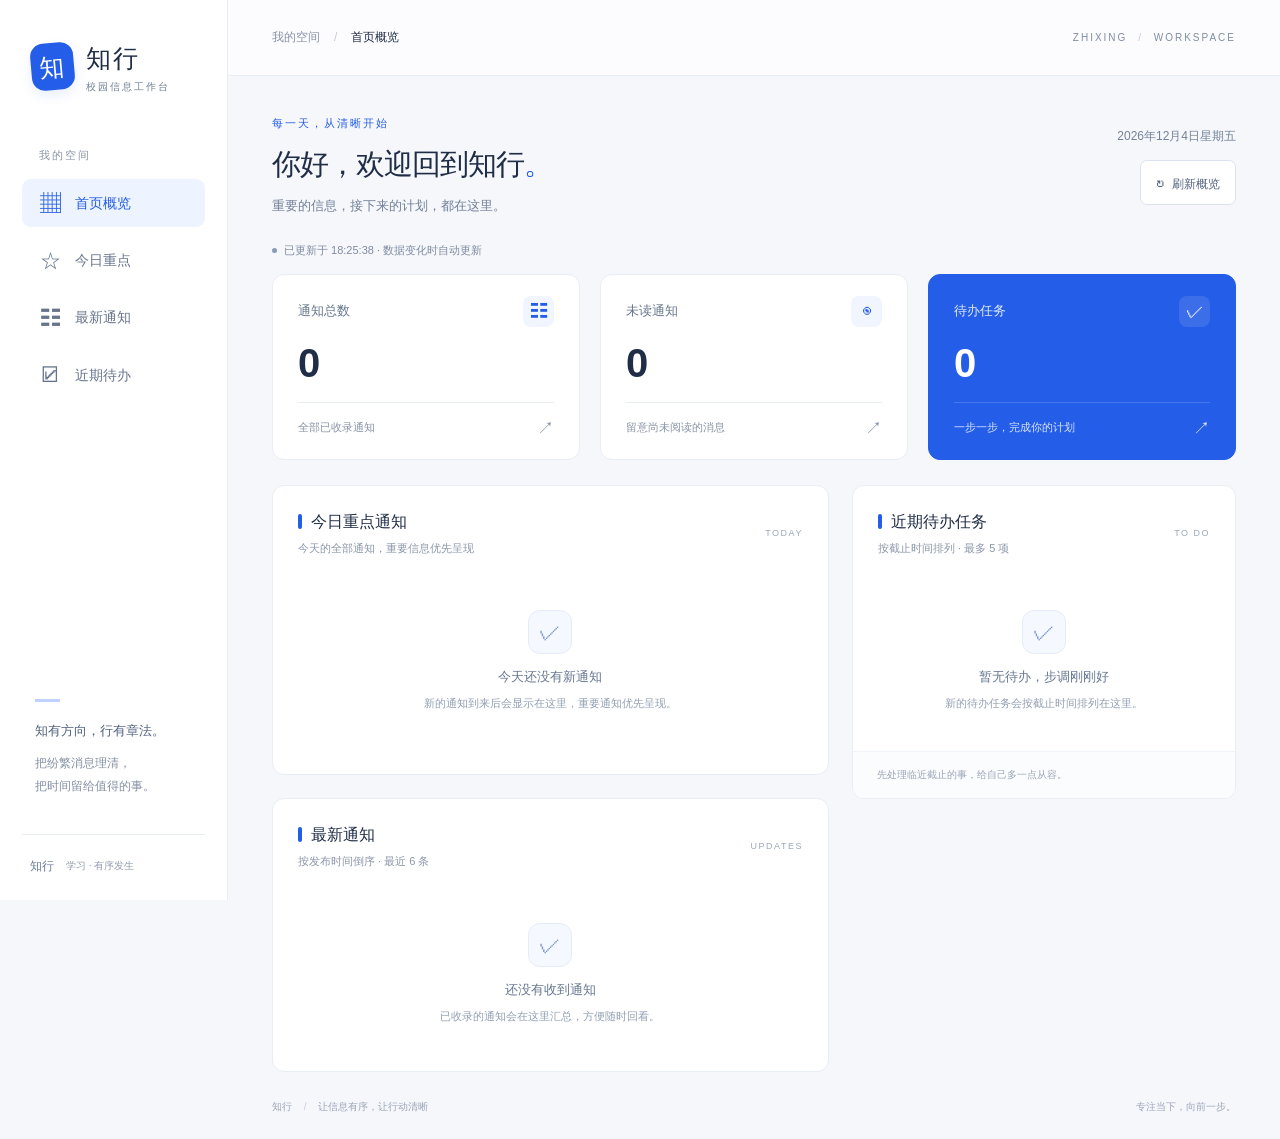
<file: index.html>
<!doctype html>
<html lang="zh-CN">
<head>
  <meta charset="utf-8">
  <meta name="viewport" content="width=device-width, initial-scale=1, viewport-fit=cover">
  <meta name="theme-color" content="#245de8">
  <meta name="description" content="知行，让班级通知与学习待办清晰有序。">
  <title>首页 · 知行</title>
  <link rel="stylesheet" href="./css/home.css">
  <script type="module" src="./js/home.js"></script>
</head>
<body>
  <a class="skip-link" href="#main">跳转到主要内容</a>
  <aside class="sidebar" aria-label="工作台导航">
    <a class="brand" href="#overview" aria-label="知行首页"><span class="brand-mark" aria-hidden="true">知</span><span>知行<small>校园信息工作台</small></span></a>
    <p class="nav-label">我的空间</p>
    <nav class="navigation" aria-label="首页分区">
      <a href="#overview" aria-current="location"><span aria-hidden="true">▦</span>首页概览</a>
      <a href="#highlights"><span aria-hidden="true">☆</span>今日重点</a>
      <a href="./notification.html"><span aria-hidden="true">☷</span>最新通知</a>
      <a href="./task.html"><span aria-hidden="true">☑</span>近期待办</a>
    </nav>
    <div class="sidebar-note"><span class="note-line"></span><strong>知有方向，行有章法。</strong><p>把纷繁消息理清，<br>把时间留给值得的事。</p></div>
    <div class="sidebar-footer"><span class="mini-mark">知行</span><span>学习 · 有序发生</span></div>
  </aside>

  <div class="workspace" id="overview">
    <header class="topbar"><div><span class="breadcrumb">我的空间</span><span class="slash">/</span><span>首页概览</span></div><span class="topbar-caption">ZHIXING <span> / </span> WORKSPACE</span></header>
    <main id="main">
      <section class="welcome" aria-labelledby="welcome-title">
        <div><p class="eyebrow">每一天，从清晰开始</p><h1 id="welcome-title">你好，欢迎回到知行<span class="hello-dot">。</span></h1><p class="welcome-copy">重要的信息，接下来的计划，都在这里。</p></div>
        <div class="welcome-actions"><time id="today-date"></time><button class="button" id="refresh" type="button"><span aria-hidden="true">↻</span> 刷新概览</button></div>
      </section>

      <div class="global-status"><span class="status-dot" aria-hidden="true"></span><p id="sync-status" role="status" aria-live="polite">正在读取概览…</p></div>
      <p id="subscription-error" class="error-banner" role="alert" hidden></p>
      <noscript><p class="error-banner">请启用 JavaScript 以读取通知和待办任务。</p></noscript>

      <section class="stats" aria-label="数据概览">
        <a class="stat-card" href="./notification.html"><div class="stat-top"><span>通知总数</span><span class="stat-icon" aria-hidden="true">☷</span></div><strong id="notification-count">—</strong><span class="stat-bottom">全部已收录通知 <span aria-hidden="true">↗</span></span></a>
        <a class="stat-card" href="./notification.html"><div class="stat-top"><span>未读通知</span><span class="stat-icon" aria-hidden="true">◉</span></div><strong id="unread-count">—</strong><span class="stat-bottom">留意尚未阅读的消息 <span aria-hidden="true">↗</span></span></a>
        <a class="stat-card stat-primary" href="./task.html"><div class="stat-top"><span>待办任务</span><span class="stat-icon" aria-hidden="true">✓</span></div><strong id="pending-count">—</strong><span class="stat-bottom">一步一步，完成你的计划 <span aria-hidden="true">↗</span></span></a>
      </section>
      <p id="stats-error" class="error-banner" role="alert" hidden></p>

      <div class="dashboard-grid">
        <section class="panel highlights-panel" id="highlights" aria-labelledby="highlights-title"><header class="panel-heading"><div><div class="heading-line"><span class="section-marker" aria-hidden="true"></span><h2 id="highlights-title">今日重点通知</h2></div><p>今天的全部通知，重要信息优先呈现</p></div><span class="panel-label">TODAY</span></header><div id="highlight-list" class="highlight-list"><p class="loading">正在读取今日通知…</p></div></section>

        <section class="panel tasks-panel" id="tasks" aria-labelledby="tasks-title"><header class="panel-heading"><div><div class="heading-line"><span class="section-marker" aria-hidden="true"></span><h2 id="tasks-title">近期待办任务</h2></div><p>按截止时间排列 · 最多 5 项</p></div><span class="panel-label">TO DO</span></header><div id="task-list" class="task-list"><p class="loading">正在读取待办任务…</p></div><footer class="panel-footer">先处理临近截止的事，给自己多一点从容。</footer></section>

        <section class="panel notifications-panel" id="notifications" aria-labelledby="notifications-title"><header class="panel-heading"><div><div class="heading-line"><span class="section-marker" aria-hidden="true"></span><h2 id="notifications-title">最新通知</h2></div><p>按发布时间倒序 · 最近 6 条</p></div><span class="panel-label">UPDATES</span></header><div id="notification-list" class="notification-list"><p class="loading">正在读取最新通知…</p></div></section>
      </div>
      <section class="panel mobile-profile" id="profile" aria-labelledby="profile-title">
        <header class="panel-heading"><div class="heading-line"><span class="section-marker" aria-hidden="true"></span><h2 id="profile-title">我的</h2></div></header>
        <p>个人中心尚未接入，账号与个人设置将在后续阶段提供。</p>
      </section>
      <footer class="page-footer"><span>知行 <span class="footer-divider">/</span> 让信息有序，让行动清晰</span><span>专注当下，向前一步。</span></footer>
    </main>
  </div>
  <nav class="navigation mobile-navigation" aria-label="手机主导航">
    <a href="#overview" aria-current="location"><span aria-hidden="true">▦</span>首页概览</a>
    <a href="#highlights"><span aria-hidden="true">☆</span>今日重点</a>
    <a href="./notification.html"><span aria-hidden="true">☷</span>最新通知</a>
    <a class="mobile-task-link" href="./task.html"><span aria-hidden="true"><svg class="task-nav-icon" width="19" height="19" viewBox="0 0 24 24" fill="none" stroke="currentColor" stroke-width="1.8" stroke-linecap="round" stroke-linejoin="round" focusable="false"><rect x="3" y="3" width="18" height="18" rx="3"/><path d="m7.5 12 3 3 6-6"/></svg></span>近期待办</a>
  </nav>
</body>
</html>
</file>
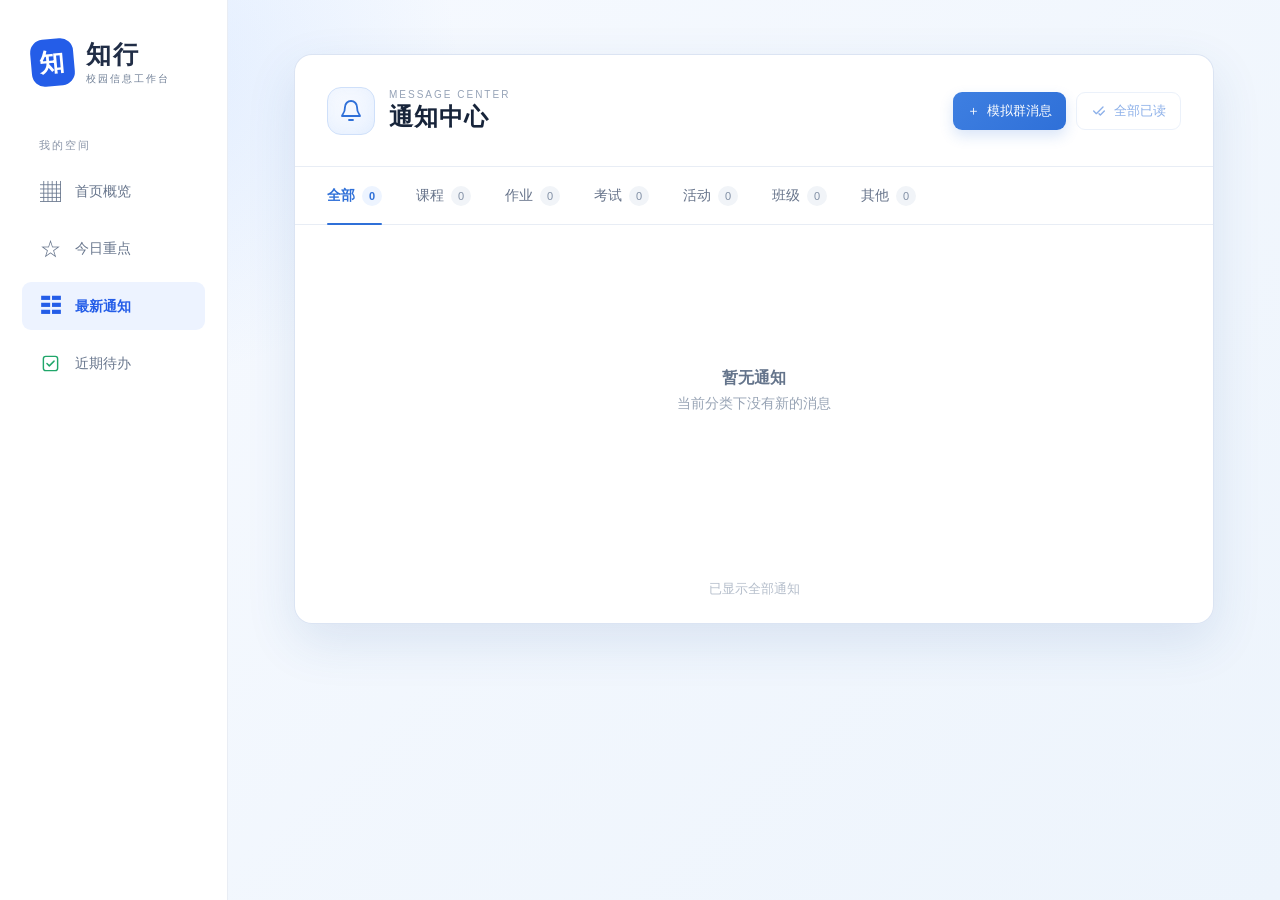
<file: notification.html>
<!DOCTYPE html>
<html lang="zh-CN">
<head>
  <meta charset="UTF-8">
  <meta name="viewport" content="width=device-width, initial-scale=1.0, viewport-fit=cover">
  <title>通知中心</title>
  <link rel="stylesheet" href="notification.css">
  <link rel="stylesheet" href="./css/navigation.css">
</head>
<body class="with-site-navigation">
  <aside class="site-sidebar" aria-label="工作台导航">
    <a class="site-brand" href="./index.html" aria-label="知行首页"><span class="site-brand-mark" aria-hidden="true">知</span><span>知行<small>校园信息工作台</small></span></a>
    <p class="site-nav-label">我的空间</p>
    <nav class="site-navigation" aria-label="主导航">
      <a href="./index.html"><span aria-hidden="true">▦</span>首页概览</a>
      <a href="./index.html#highlights"><span aria-hidden="true">☆</span>今日重点</a>
      <a href="./notification.html" aria-current="page"><span aria-hidden="true">☷</span>最新通知</a>
      <a class="site-task-link" href="./task.html"><span aria-hidden="true"><svg width="19" height="19" viewBox="0 0 24 24" fill="none" stroke="currentColor" stroke-width="1.8" stroke-linecap="round" stroke-linejoin="round" focusable="false"><rect x="3" y="3" width="18" height="18" rx="3"/><path d="m7.5 12 3 3 6-6"/></svg></span>近期待办</a>
    </nav>
  </aside>
  <main class="notification-page">
    <section class="notification-panel" aria-labelledby="page-title">
      <header class="panel-header">
        <div class="title-wrap">
          <span class="title-icon" aria-hidden="true">
            <svg viewBox="0 0 24 24" role="img">
              <path d="M18 8a6 6 0 0 0-12 0c0 7-3 7-3 9h18c0-2-3-2-3-9Z" fill="none" stroke="currentColor" stroke-width="1.8" stroke-linecap="round" stroke-linejoin="round"/>
              <path d="M10 21h4" fill="none" stroke="currentColor" stroke-width="1.8" stroke-linecap="round"/>
            </svg>
          </span>
          <div>
            <p class="eyebrow">MESSAGE CENTER</p>
            <h1 id="page-title">通知中心</h1>
          </div>
        </div>
        <div class="header-actions">
          <button class="simulate-btn" id="toggleMessageForm" type="button" aria-expanded="false" aria-controls="messageForm">
            <span aria-hidden="true">＋</span>
            模拟群消息
          </button>
          <button class="mark-all-btn" id="markAllRead" type="button">
            <svg viewBox="0 0 24 24" aria-hidden="true">
              <path d="m4 12 4 4L18 6" fill="none" stroke="currentColor" stroke-width="2" stroke-linecap="round" stroke-linejoin="round"/>
              <path d="m12 16 2 2 6-6" fill="none" stroke="currentColor" stroke-width="2" stroke-linecap="round" stroke-linejoin="round"/>
            </svg>
            <span>全部已读</span>
          </button>
        </div>
      </header>

      <form class="message-form" id="messageForm" hidden>
        <div class="form-field">
          <label for="senderInput">发送人</label>
          <input id="senderInput" name="sender" type="text" maxlength="30" placeholder="例如：班主任" required>
        </div>
        <div class="form-field">
          <label for="sourceInput">消息来源</label>
          <input id="sourceInput" name="source" type="text" maxlength="50" placeholder="例如：数据结构课程群" required>
        </div>
        <div class="form-field form-content">
          <label for="contentInput">内容</label>
          <textarea id="contentInput" name="content" rows="5" placeholder="请输入群消息内容" aria-describedby="contentCount" required></textarea>
          <small id="contentCount" role="status">0 / 10000 字符</small>
        </div>
        <div class="form-field">
          <label for="referenceDateInput">时间参考日期（北京时间，可修正）</label>
          <input id="referenceDateInput" type="date" required>
        </div>
        <div class="form-field">
          <label for="typeInput">分类</label>
          <select id="typeInput" name="type">
            <option value="course">课程</option>
            <option value="assignment">作业</option>
            <option value="exam">考试</option>
            <option value="activity">活动</option>
            <option value="class">班级</option>
            <option value="other">其他</option>
          </select>
        </div>
        <div class="form-field form-token">
          <label for="aiTokenInput">AI 令牌（可选，仅本次会话内存）</label>
          <input id="aiTokenInput" name="aiToken" type="password" maxlength="128" autocomplete="off" placeholder="粘贴 B 的队员令牌，仅用于 AI 识别">
        </div>
        <div class="form-actions">
          <button class="ai-recognize-btn" id="aiRecognize" type="button">AI 识别</button>
          <button class="submit-message-btn" id="submitMessage" type="submit">提交</button>
        </div>
        <p class="form-status" id="formStatus" role="status" aria-live="polite"></p>
        <button class="ai-retry-btn" id="aiRetrySave" type="button" hidden>重试保存识别结果</button>

        <section class="ai-result" id="aiResult" hidden aria-label="AI 识别结果">
          <div class="ai-result-head">
            <strong>AI 识别结果（请人工核对）</strong>
            <button class="ai-result-close" id="aiResultClose" type="button" aria-label="关闭">×</button>
          </div>
          <dl class="ai-result-list">
            <div><dt>分类</dt><dd id="aiPreviewType"></dd></div>
            <div><dt>课程</dt><dd id="aiPreviewCourse"></dd></div>
            <div><dt>任务标题</dt><dd id="aiPreviewTitle"></dd></div>
            <div><dt>任务要求</dt><dd id="aiPreviewContent"></dd></div>
            <div><dt>截止时间</dt><dd id="aiPreviewDeadline"></dd></div>
            <div><dt>截止描述</dt><dd id="aiPreviewDeadlineText"></dd></div>
            <div><dt>置信度</dt><dd id="aiPreviewConfidence"></dd></div>
          </dl>
        </section>
      </form>

      <nav class="tabs" aria-label="通知分类">
        <button class="tab active" type="button" data-category="all">全部 <span class="tab-count" id="allCount">0</span></button>
        <button class="tab" type="button" data-category="course">课程 <span class="tab-count" id="courseCount">0</span></button>
        <button class="tab" type="button" data-category="assignment">作业 <span class="tab-count" id="assignmentCount">0</span></button>
        <button class="tab" type="button" data-category="exam">考试 <span class="tab-count" id="examCount">0</span></button>
        <button class="tab" type="button" data-category="activity">活动 <span class="tab-count" id="activityCount">0</span></button>
        <button class="tab" type="button" data-category="class">班级 <span class="tab-count" id="classCount">0</span></button>
        <button class="tab" type="button" data-category="other">其他 <span class="tab-count" id="otherCount">0</span></button>
      </nav>

      <div class="list-container" id="notificationList" aria-live="polite"></div>

      <footer class="panel-footer">
        <button class="load-more" id="loadMore" type="button">加载更多通知</button>
      </footer>
    </section>
  </main>

  <script type="module" src="notification.js"></script>
</body>
</html>
</file>
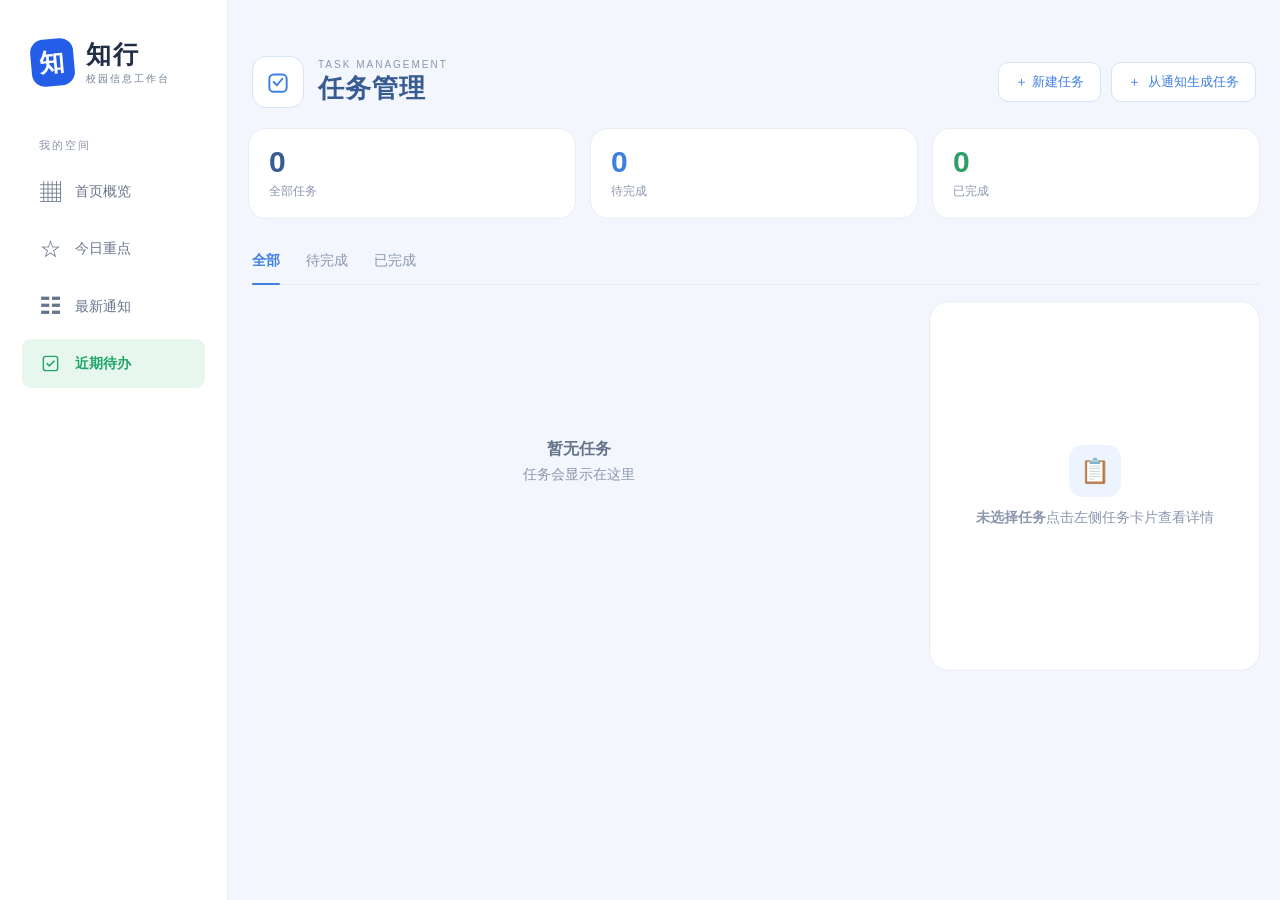
<file: task.html>
<!DOCTYPE html>
<html lang="zh-CN">
<head>
  <meta charset="UTF-8">
  <meta name="viewport" content="width=device-width, initial-scale=1.0, viewport-fit=cover">
  <title>任务管理</title>
  <link rel="stylesheet" href="task.css">
  <link rel="stylesheet" href="./css/navigation.css">
</head>
<body class="with-site-navigation">
  <aside class="site-sidebar" aria-label="工作台导航">
    <a class="site-brand" href="./index.html" aria-label="知行首页"><span class="site-brand-mark" aria-hidden="true">知</span><span>知行<small>校园信息工作台</small></span></a>
    <p class="site-nav-label">我的空间</p>
    <nav class="site-navigation" aria-label="主导航">
      <a href="./index.html"><span aria-hidden="true">▦</span>首页概览</a>
      <a href="./index.html#highlights"><span aria-hidden="true">☆</span>今日重点</a>
      <a href="./notification.html"><span aria-hidden="true">☷</span>最新通知</a>
      <a class="site-task-link" href="./task.html" aria-current="page"><span aria-hidden="true"><svg width="19" height="19" viewBox="0 0 24 24" fill="none" stroke="currentColor" stroke-width="1.8" stroke-linecap="round" stroke-linejoin="round" focusable="false"><rect x="3" y="3" width="18" height="18" rx="3"/><path d="m7.5 12 3 3 6-6"/></svg></span>近期待办</a>
    </nav>
  </aside>
  <main class="task-page">
    <section class="task-panel" aria-labelledby="page-title">

      <!-- 页头 -->
      <header class="panel-header">
        <div class="title-wrap">
          <span class="title-icon" aria-hidden="true">
            <svg viewBox="0 0 24 24" role="img">
              <rect x="4" y="5" width="16" height="16" rx="4" fill="none" stroke="currentColor" stroke-width="1.8"/>
              <path d="m8 12 3 3 5-6" fill="none" stroke="currentColor" stroke-width="1.8" stroke-linecap="round" stroke-linejoin="round"/>
            </svg>
          </span>
          <div>
            <p class="eyebrow">TASK MANAGEMENT</p>
            <h1 id="page-title">任务管理</h1>
          </div>
        </div>
        <div class="header-actions">
          <button class="extract-btn" id="manualEntry" type="button">＋ 新建任务</button>
          <button class="extract-btn" id="extractEntry" type="button">
            <span aria-hidden="true">＋</span>
            从通知生成任务
          </button>
        </div>
      </header>

      <!-- 提示条（写入结果等瞬时消息） -->
      <div class="status-banner" id="statusBanner" role="alert" hidden></div>

      <!-- 统计卡片 -->
      <section class="stats" aria-label="任务统计">
        <div class="stat-card stat-all">
          <span class="stat-value" id="allCount">0</span>
          <span class="stat-label">全部任务</span>
        </div>
        <div class="stat-card stat-pending">
          <span class="stat-value" id="pendingCount">0</span>
          <span class="stat-label">待完成</span>
        </div>
        <div class="stat-card stat-completed">
          <span class="stat-value" id="completedCount">0</span>
          <span class="stat-label">已完成</span>
        </div>
      </section>

      <!-- 分类 Tab -->
      <nav class="tabs" aria-label="任务分类">
        <button class="tab active" type="button" data-filter="all">全部</button>
        <button class="tab" type="button" data-filter="pending">待完成</button>
        <button class="tab" type="button" data-filter="completed">已完成</button>
      </nav>

      <!-- 主体：左侧列表 + 右侧详情 -->
      <div class="content">
        <section class="list-column" aria-label="任务列表">
          <div class="list-container" id="taskList" aria-live="polite"></div>
        </section>
        <aside class="detail-column" id="detailColumn" aria-label="任务详情">
          <div class="detail-panel" id="taskDetail"></div>
        </aside>
      </div>

    </section>
  </main>

  <!-- 从通知生成任务弹窗 -->
  <div class="modal-overlay" id="extractModal" hidden>
    <div class="modal" role="dialog" aria-modal="true" aria-labelledby="extractTitle">
      <header class="modal-header">
        <div>
          <p class="eyebrow" id="extractEyebrow">FROM NOTIFICATION</p>
          <h2 id="extractTitle">从通知生成任务</h2>
        </div>
        <button class="modal-close" id="extractClose" type="button" aria-label="关闭">×</button>
      </header>

      <div class="modal-body">
        <section class="picker-section" id="notificationPicker" aria-label="选择来源通知">
          <p class="field-label">选择来源通知</p>
          <div class="notification-list" id="extractNotificationList"></div>
        </section>

        <form class="extract-form" id="extractForm" novalidate>
          <div class="form-field">
            <label for="taskTitleInput">任务标题 <span class="required">*</span></label>
            <input id="taskTitleInput" type="text" placeholder="请输入任务标题" required>
          </div>
          <div class="form-field">
            <label for="taskTypeInput">任务类型</label>
            <select id="taskTypeInput"><option value="other">其他</option><option value="assignment">作业</option><option value="course">课程</option><option value="exam">考试</option><option value="activity">活动</option><option value="class">班级</option></select>
          </div>
          <div class="form-field">
            <label for="taskCourseInput">课程</label>
            <input id="taskCourseInput" type="text" placeholder="例如：高等数学">
          </div>
          <div class="form-field">
            <label for="taskContentInput">任务内容</label>
            <textarea id="taskContentInput" rows="3" placeholder="任务具体内容或备注"></textarea>
          </div>
          <div class="form-field">
            <label for="taskDeadlineInput">截止日期（可留空，北京时间）</label>
            <input id="taskDeadlineInput" type="date" aria-describedby="taskDateHint">
            <p id="taskDateHint" class="field-label" role="status" hidden></p>
          </div>
          <div class="form-field">
            <label for="taskTimeInput">截止时刻（可留空，不自动补全）</label>
            <input id="taskTimeInput" type="time" step="1">
          </div>
          <div class="form-field">
            <label for="taskDeadlineTextInput">截止时间说明</label>
            <textarea id="taskDeadlineTextInput" rows="2" placeholder="例如：本周五前"></textarea>
          </div>
        </form>

        <p class="modal-status" id="extractStatus" role="alert" hidden></p>
      </div>

      <footer class="modal-footer">
        <button class="btn-secondary" id="extractCancel" type="button">取消</button>
        <button class="btn-primary" id="extractSubmit" type="button" disabled>生成任务</button>
      </footer>
    </div>
  </div>

  <script type="module" src="task.js"></script>
</body>
</html>
</file>
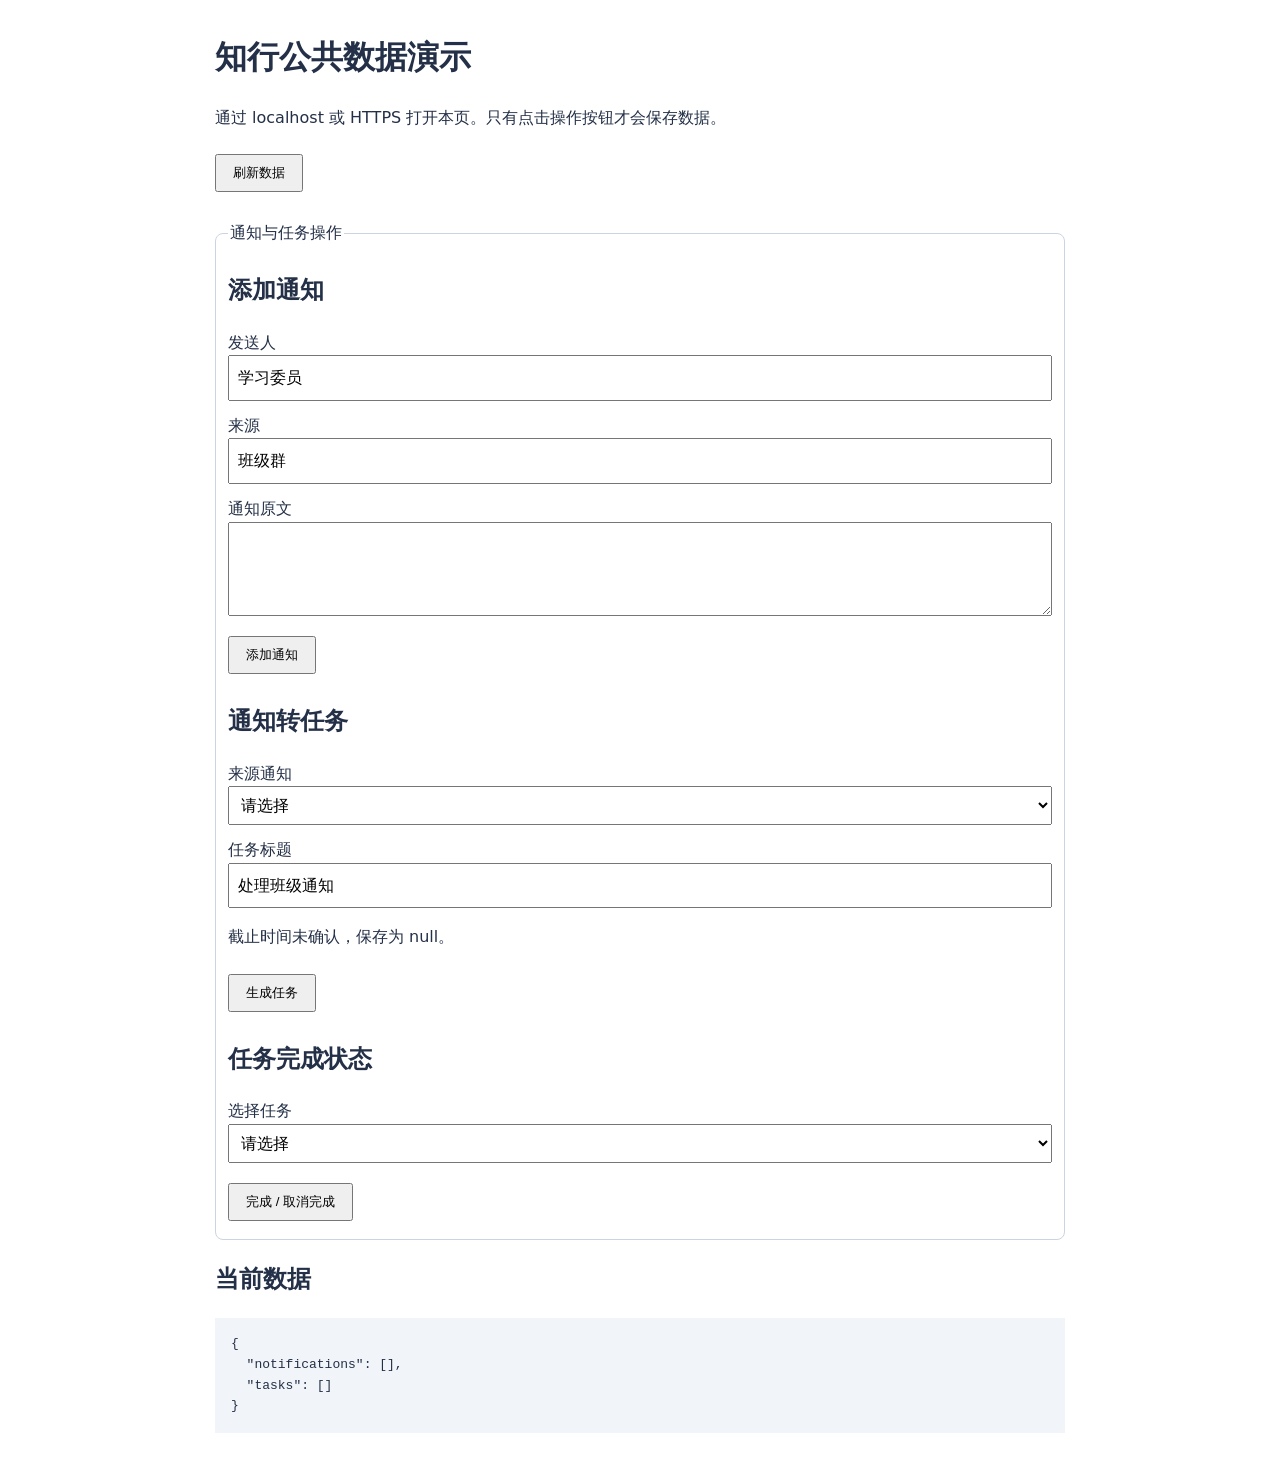
<file: examples/data-demo.html>
<!doctype html>
<html lang="zh-CN">
<head>
  <meta charset="utf-8">
  <meta name="viewport" content="width=device-width, initial-scale=1">
  <title>知行 · 公共数据演示</title>
  <style>
    body { max-width: 850px; margin: 32px auto; padding: 0 20px; font-family: system-ui, sans-serif; line-height: 1.6; color: #243047; }
    fieldset { margin: 20px 0; border: 1px solid #cbd5e1; border-radius: 8px; }
    label { display: block; margin: 12px 0; }
    input, textarea, select { display: block; box-sizing: border-box; width: 100%; padding: 8px; font: inherit; }
    button { padding: 8px 16px; margin: 8px 0; cursor: pointer; }
    button:disabled { cursor: not-allowed; }
    #alert { color: #a32020; white-space: pre-wrap; }
    pre { white-space: pre-wrap; overflow-wrap: anywhere; background: #f1f5f9; padding: 16px; }
  </style>
</head>
<body>
  <main>
    <h1>知行公共数据演示</h1>
    <p>通过 localhost 或 HTTPS 打开本页。只有点击操作按钮才会保存数据。</p>
    <p id="alert" role="alert"></p>
    <button id="refresh-data" type="button">刷新数据</button>
    <fieldset id="workspace" disabled>
      <legend>通知与任务操作</legend>
      <form id="notification-form">
        <h2>添加通知</h2>
        <label>发送人<input id="sender-input" required value="学习委员"></label>
        <label>来源<input id="source-input" required value="班级群"></label>
        <label>通知原文<textarea id="content-input" required rows="3"></textarea></label>
        <button type="submit">添加通知</button>
      </form>
      <section aria-labelledby="extract-heading">
        <h2 id="extract-heading">通知转任务</h2>
        <label>来源通知<select id="notification-select"></select></label>
        <label>任务标题<input id="title-input" value="处理班级通知"></label>
        <p>截止时间未确认，保存为 null。</p>
        <button id="extract-button" type="button">生成任务</button>
      </section>
      <section aria-labelledby="task-heading">
        <h2 id="task-heading">任务完成状态</h2>
        <label>选择任务<select id="task-select"></select></label>
        <button id="toggle-button" type="button">完成 / 取消完成</button>
      </section>
    </fieldset>
    <h2>当前数据</h2>
    <pre id="snapshot">正在读取数据……</pre>
  </main>
  <script type="module">
    import * as data from '../js/data.js';

    const elements = Object.fromEntries([
      'alert', 'refresh-data', 'workspace', 'notification-form', 'sender-input',
      'source-input', 'content-input', 'notification-select', 'title-input',
      'extract-button', 'task-select', 'toggle-button', 'snapshot',
    ].map(id => [id, document.getElementById(id)]));
    const state = {
      notifications: [], tasks: [], loadingFailed: true, saving: false, stop: null,
    };

    function showError(error) {
      elements.alert.textContent = error instanceof data.DataError
        ? `${error.code}：${error.message}`
        : '操作异常，请检查浏览器权限后重试。';
      console.error(error);
    }

    function fillOptions(select, rows, label) {
      const previousId = select.value;
      select.replaceChildren();
      const placeholder = document.createElement('option');
      placeholder.value = '';
      placeholder.textContent = '请选择';
      select.append(placeholder);
      for (const row of rows) {
        const option = document.createElement('option');
        option.value = row.id;
        option.textContent = label(row);
        select.append(option);
      }
      select.value = rows.some(row => row.id === previousId) ? previousId : '';
    }

    function reload() {
      elements.workspace.disabled = true;
      state.loadingFailed = true;
      try {
        const notificationRows = data.getNotifications();
        const taskRows = data.getTasks();
        state.notifications = notificationRows;
        state.tasks = taskRows;
        fillOptions(elements['notification-select'], notificationRows,
          row => `${row.sender}：${row.content} [${row.extractionStatus}]`);
        fillOptions(elements['task-select'], taskRows,
          row => `${row.title} [${row.status}]`);
        elements.snapshot.textContent = JSON.stringify({
          notifications: notificationRows, tasks: taskRows,
        }, null, 2);
        elements.alert.textContent = '';
        state.loadingFailed = false;
      } catch (error) {
        elements.snapshot.textContent = '读取失败，编辑已禁用。请处理读取错误后刷新。';
        showError(error);
      } finally {
        elements.workspace.disabled = state.loadingFailed || state.saving;
      }
      return !state.loadingFailed;
    }

    async function runWrite(operation) {
      if (state.saving || !reload()) return;
      state.saving = true;
      elements.workspace.disabled = true;
      let writeFailure;
      try {
        await operation();
      } catch (error) {
        writeFailure = error;
      } finally {
        state.saving = false;
        // 写入可能部分成功，任何结果都重新读取；不自动重复写入。
        const recovered = reload();
        if (writeFailure !== undefined) {
          if (recovered) showError(writeFailure);
          else console.error('写入失败，且重新读取失败：', writeFailure);
        }
      }
    }

    elements['notification-form'].addEventListener('submit', event => {
      event.preventDefault();
      void runWrite(async () => {
        const notification = await data.addNotification({
          sender: elements['sender-input'].value,
          source: elements['source-input'].value,
          content: elements['content-input'].value,
          type: 'other',
        });
        // 同页订阅已刷新选项；最终 reload 会保留此选择。
        elements['notification-select'].value = notification.id;
      });
    });

    elements['extract-button'].addEventListener('click', () => {
      void runWrite(async () => {
        const sourceId = elements['notification-select'].value;
        if (!sourceId) throw new data.DataError('VALIDATION', '请选择来源通知。');
        const created = await data.createTaskFromNotification(sourceId, {
          title: elements['title-input'].value,
          deadline: null,
          deadlineText: '待确认',
        });
        elements['task-select'].value = created.id;
      });
    });

    elements['toggle-button'].addEventListener('click', () => {
      void runWrite(async () => {
        const selected = state.tasks.find(row => row.id === elements['task-select'].value);
        if (!selected) throw new data.DataError('NOT_FOUND', '请选择有效任务。');
        await data.updateTask(selected.id, {
          status: selected.status === 'pending' ? 'completed' : 'pending',
        });
      });
    });

    function attach() {
      if (state.stop === null) state.stop = data.subscribe(reload);
      reload();
    }
    elements['refresh-data'].addEventListener('click', reload);
    window.addEventListener('pagehide', () => {
      if (state.stop !== null) {
        state.stop();
        state.stop = null;
      }
    });
    window.addEventListener('pageshow', attach);
    attach();
  </script>
</body>
</html>
</file>
<file: css/home.css>
:root {
  font-family:Inter,"Segoe UI","PingFang SC","Microsoft YaHei",sans-serif;
  color:#202d46;
  background:#f5f7fb;
  font-synthesis:none;
  --blue:#245de8;
  --muted:#718097;
  --line:#e9edf4
}

* {
  box-sizing:border-box
}

html {
  scroll-behavior:smooth;
  scroll-padding-top:24px
}

body {
  margin:0;
  font-size:14px;
  line-height:1.6
}

a {
  color:inherit;
  text-decoration:none
}

button {
  font:inherit
}

button,a,summary {
  -webkit-tap-highlight-color:transparent
}

button,summary {
  cursor:pointer
}

a:focus-visible,button:focus-visible,summary:focus-visible {
  outline:3px solid #83a8ff;
  outline-offset:5px
}

button:disabled {
  cursor:wait
}

h1,h2,h3,p {
  margin:0
}

[hidden] {
  display:none!important
}

.skip-link {
  position:fixed;
  left:20px;
  top:-100px;
  z-index:20;
  padding:12px;
  background:#fff
}

.skip-link:focus {
  top:12px
}

.sidebar {
  width:228px;
  position:fixed;
  inset:0 auto 0 0;
  background:#fff;
  border-right:1px solid var(--line);
  display:flex;
  flex-direction:column;
  padding:38px 22px 24px
}

.brand {
  display:flex;
  align-items:center;
  gap:12px;
  padding-left:9px;
  font-size:25px;
  font-weight:750;
  letter-spacing:2px
}

.brand-mark {
  display:grid;
  place-items:center;
  background:var(--blue);
  color:#fff;
  border-radius:13px;
  width:43px;
  height:47px;
  font-size:25px;
  box-shadow:0 5px 12px #245de81a;
  transform:rotate(-5deg)
}

.brand small {
  display:block;
  font-size:10px;
  color:var(--muted);
  font-weight:400;
  letter-spacing:2px;
  margin-top:1px
}

.nav-label {
  color:#8994a7;
  font-size:11px;
  letter-spacing:2px;
  padding:0 17px;
  margin:52px 0 14px
}

.navigation {
  display:grid;
  gap:9px
}

.navigation a {
  display:flex;
  align-items:center;
  gap:14px;
  padding:13px 17px;
  color:#67758c;
  border-radius:9px;
  font-weight:500
}

.navigation a>span {
  font-size:21px;
  width:22px;
  text-align:center;
  line-height:1
}

.navigation a:hover {
  background:#f5f7fc;
  color:var(--blue)
}

.navigation a[aria-current] {
  background:#edf3ff;
  color:var(--blue);
  font-weight:650
}

.sidebar-note {
  margin:auto 13px 36px;
  padding-top:60px;
  color:#8490a4;
  font-size:12px
}

.note-line {
  display:block;
  width:25px;
  height:3px;
  background:#bed1ff;
  margin-bottom:19px
}

.sidebar-note strong {
  font-size:13px;
  font-weight:500;
  color:#51627e
}

.sidebar-note p {
  margin-top:10px;
  line-height:1.9
}

.sidebar-footer {
  border-top:1px solid var(--line);
  padding:22px 8px 0;
  font-size:10px;
  display:flex;
  align-items:center;
  gap:12px;
  color:#929bad
}

.mini-mark {
  font-weight:700;
  color:#6b7d9c;
  font-size:12px
}

.workspace {
  margin-left:228px
}

.topbar {
  height:76px;
  display:flex;
  justify-content:space-between;
  align-items:center;
  border-bottom:1px solid var(--line);
  padding:0 44px;
  background:#ffffffb3;
  font-size:12px
}

.breadcrumb {
  color:#8994a6
}

.slash {
  margin:0 14px;
  color:#c3cbd8
}

.topbar-caption {
  font-size:10px;
  letter-spacing:2px;
  color:#7e8da4
}

.topbar-caption span {
  color:#c0cadb;
  margin:0 6px
}

main {
  max-width:1450px;
  padding:39px 44px 0;
  margin:auto
}

.welcome {
  display:flex;
  justify-content:space-between;
  align-items:center;
  gap:24px
}

.eyebrow {
  font-size:11px;
  color:var(--blue);
  letter-spacing:2px;
  font-weight:600;
  margin-bottom:10px
}

h1 {
  font-size:clamp(25px,2.3vw,34px);
  font-weight:650;
  letter-spacing:-1px;
  line-height:1.4
}

.hello-dot {
  color:var(--blue)
}

.welcome-copy {
  color:var(--muted);
  font-size:13px;
  margin-top:12px
}

.welcome-actions {
  display:flex;
  align-items:flex-end;
  flex-direction:column;
  gap:14px;
  flex-shrink:0
}

.welcome-actions time {
  font-size:12px;
  color:#74829a
}

.button {
  border:1px solid #dce3ef;
  border-radius:7px;
  padding:8px 15px;
  background:white;
  color:#52627c;
  font-size:12px;
  transition:background .15s
}

.button:hover {
  background:#edf3ff;
  border-color:#b7cdfd;
  color:var(--blue)
}

.button span {
  font-size:17px;
  margin-right:4px
}

.global-status {
  display:flex;
  gap:7px;
  align-items:center;
  margin:25px 0 14px;
  color:#7f8ba0;
  font-size:11px;
  min-height:18px
}

.status-dot {
  width:5px;
  height:5px;
  border-radius:50%;
  background:#859bb9;
  flex-shrink:0
}

.stats {
  display:grid;
  grid-template-columns:repeat(3,minmax(0,1fr));
  gap:20px
}

.stat-card {
  background:#fff;
  border:1px solid var(--line);
  border-radius:12px;
  padding:21px 25px 17px;
  transition:transform .15s,box-shadow .15s;
  min-width:0
}

.stat-card:hover {
  transform:translateY(-2px);
  box-shadow:0 5px 15px #233f7010
}

.stat-top {
  display:flex;
  justify-content:space-between;
  align-items:center;
  font-size:13px;
  color:#66768d
}

.stat-icon {
  height:31px;
  width:31px;
  border-radius:8px;
  background:#f0f5ff;
  color:var(--blue);
  display:grid;
  place-items:center;
  font-size:18px
}

.stat-card strong {
  display:block;
  font-size:40px;
  font-weight:600;
  letter-spacing:-1px;
  line-height:1.3;
  margin:10px 0 13px;
  font-variant-numeric:tabular-nums;
  overflow-wrap:anywhere
}

.stat-bottom {
  border-top:1px solid var(--line);
  padding-top:12px;
  font-size:11px;
  color:#8894a6;
  display:flex;
  align-items:center;
  justify-content:space-between;
  gap:8px
}

.stat-bottom>span {
  font-size:17px
}

.stat-primary {
  background:var(--blue);
  border-color:var(--blue);
  color:#fff
}

.stat-primary .stat-top {
  color:#e2ebff
}

.stat-primary .stat-icon {
  background:#ffffff1c;
  color:#fff
}

.stat-primary .stat-bottom {
  border-color:#ffffff29;
  color:#dae6ff
}

.dashboard-grid {
  display:grid;
  grid-template-columns:minmax(0,1.45fr) minmax(300px,1fr);
  gap:23px;
  margin-top:25px;
  align-items:start
}

.panel {
  background:#fff;
  border:1px solid var(--line);
  border-radius:12px;
  min-width:0;
  overflow:hidden;
  scroll-margin-top:24px
}

.panel-heading {
  padding:23px 25px 20px;
  display:flex;
  justify-content:space-between;
  align-items:center;
  gap:14px
}

.heading-line {
  display:flex;
  align-items:center;
  gap:9px
}

.section-marker {
  width:4px;
  height:15px;
  background:var(--blue);
  border-radius:2px
}

h2 {
  font-size:16px;
  font-weight:650
}

.panel-heading p {
  font-size:11px;
  color:#8b96a8;
  margin-top:6px
}

.panel-label {
  font-size:9px;
  letter-spacing:1.5px;
  color:#9aa7ba;
  flex-shrink:0
}

.tasks-panel {
  grid-column:2;
  grid-row:1 / span 2
}

.notifications-panel {
  grid-column:1
}

.highlight-list {
  padding:0 25px 23px;
  display:grid;
  gap:12px;
  max-height:550px;
  overflow-y:auto
}

.notice {
  min-width:0
}

.highlight-notice {
  padding:17px 18px;
  border:1px solid #e4ebf8;
  border-radius:8px;
  background:#f8faff
}

.highlight-notice.important {
  border-left:3px solid var(--blue);
  padding-left:16px
}

.notice-meta {
  display:flex;
  align-items:center;
  gap:8px;
  color:#8490a2;
  font-size:11px;
  flex-wrap:wrap;
  overflow-wrap:anywhere
}

.notice-meta time {
  margin-left:auto;
  font-variant-numeric:tabular-nums
}

.tag {
  display:inline-block;
  background:#edf3ff;
  color:#4c71b7;
  border-radius:4px;
  padding:1px 7px;
  font-size:10px
}

.tag-important {
  background:#e5edff;
  color:#245de8
}

.unread {
  color:var(--blue);
  font-size:10px;
  display:inline-flex;
  align-items:center;
  gap:4px
}

.unread:before {
  content:"";
  width:4px;
  height:4px;
  background:currentColor;
  border-radius:50%
}

.notice h3 {
  font-size:14px;
  font-weight:550;
  color:#34415a;
  margin:10px 0 6px;
  overflow-wrap:anywhere;
  white-space:pre-wrap
}

.notice-source {
  font-size:11px;
  color:#8893a6;
  overflow-wrap:anywhere
}

.notice details {
  margin-top:10px;
  font-size:12px;
  color:#60718b
}

.notice summary {
  width:fit-content;
  color:#6b83ab;
  font-size:11px;
  list-style-position:inside
}

.original {
  white-space:pre-wrap;
  overflow-wrap:anywhere;
  line-height:1.9;
  margin-top:10px;
  padding:12px;
  background:#f0f4fa;
  border-radius:6px;
  color:#465670
}

.notification-list {
  padding:0 25px 8px
}

.latest-notice {
  padding:17px 0;
  border-top:1px solid #eef1f6
}

.latest-notice:first-child {
  padding-top:3px;
  border-top:0
}

.latest-notice h3 {
  margin-top:8px
}

.task-list {
  padding:0 24px
}

.task-item {
  display:flex;
  gap:13px;
  padding:19px 0;
  border-top:1px solid var(--line)
}

.task-item:first-child {
  border-top:0;
  padding-top:6px
}

.task-index {
  flex-shrink:0;
  color:#9ba9bf;
  font-size:11px;
  font-variant-numeric:tabular-nums;
  padding-top:3px
}

.task-body {
  min-width:0;
  flex:1
}

.task-body h3 {
  font-size:13px;
  font-weight:550;
  overflow-wrap:anywhere;
  white-space:pre-wrap
}

.task-course {
  color:#8b97a9;
  font-size:11px;
  margin:5px 0 9px;
  overflow-wrap:anywhere
}

.deadline {
  font-size:10px;
  color:#72839b;
  border:1px solid #e6ebf2;
  border-radius:4px;
  padding:3px 7px;
  display:inline-block;
  overflow-wrap:anywhere
}

.deadline.overdue {
  color:#b76348;
  background:#fff5f0;
  border-color:#f7e8df
}

.deadline.due-today {
  color:#245de8;
  background:#eff4ff;
  border-color:#e3ebff
}

.task-content {
  margin-top:8px;
  color:#7a889f;
  font-size:12px;
  white-space:pre-wrap;
  overflow-wrap:anywhere
}

.panel-footer {
  background:#fbfcfe;
  border-top:1px solid #f0f3f8;
  color:#9aa5b5;
  font-size:10px;
  padding:15px 24px
}

.empty-state {
  text-align:center;
  padding:32px 14px 37px
}

.empty-symbol {
  display:grid;
  place-items:center;
  margin:0 auto 13px;
  width:44px;
  height:44px;
  border:1px solid #e5ecf9;
  border-radius:12px;
  color:#7896ce;
  font-size:22px;
  background:#f5f8ff
}

.empty-state h3 {
  font-size:13px;
  font-weight:500;
  color:#667791
}

.empty-state p {
  font-size:11px;
  color:#929fb2;
  line-height:1.8;
  margin:6px auto 0;
  max-width:260px
}

.error-state {
  padding:22px 12px 26px
}

.error-state h3 {
  color:#a35542
}

.error-state p {
  color:#926b60
}

.error-banner {
  margin:12px 0;
  padding:10px 14px;
  border:1px solid #f0dace;
  background:#fff6f1;
  color:#9e5942;
  border-radius:7px;
  font-size:12px
}

.loading {
  padding:28px;
  color:#92a0b5;
  font-size:12px;
  text-align:center
}

.page-footer {
  display:flex;
  justify-content:space-between;
  gap:16px;
  color:#9aa5b8;
  font-size:10px;
  padding:27px 0 24px
}

.footer-divider {
  color:#c5cedd;
  margin:0 9px
}

.mobile-navigation,.mobile-profile {
  display:none
}

@media(min-width:1550px) {
  main {
    padding-top:48px
  }
  .dashboard-grid {
    gap:25px
  }
  .panel-heading {
    padding-top:26px
  }
  .stat-card {
    padding-top:25px;
    padding-bottom:21px
  }
}

@media(max-width:1150px) {
  .sidebar {
    width:196px;
    padding-left:14px;
    padding-right:14px
  }
  .workspace {
    margin-left:196px
  }
  main {
    padding:30px 26px 0
  }
  .topbar {
    padding:0 26px
  }
  .dashboard-grid {
    grid-template-columns:minmax(0,1.2fr) minmax(275px,1fr);
    gap:18px
  }
  .stats {
    gap:14px
  }
  .stat-card {
    padding:18px
  }
  .panel-heading {
    padding:20px
  }
  .highlight-list {
    padding:0 20px 20px
  }
  .notification-list {
    padding:0 20px 8px
  }
  .panel-label {
    display:none
  }
}

@media(max-width:900px) {
  .sidebar {
    width:170px;
    padding:28px 12px 20px
  }
  .workspace {
    margin-left:170px
  }
  .brand {
    font-size:22px;
    gap:9px;
    padding-left:4px
  }
  .brand small {
    font-size:8px;
    letter-spacing:1px
  }
  .brand-mark {
    width:35px;
    height:40px;
    font-size:22px
  }
  .navigation a {
    padding:12px;
    font-size:12px;
    gap:10px
  }
  .nav-label {
    padding-left:12px
  }
  .sidebar-footer {
    gap:6px
  }
  .topbar-caption {
    display:none
  }
  .welcome {
    align-items:flex-start
  }
  .welcome-actions time {
    font-size:10px
  }
  .welcome-copy {
    font-size:12px
  }
  .dashboard-grid {
    grid-template-columns:repeat(2,minmax(0,1fr))
  }
  .stat-card {
    padding:14px
  }
  .stat-top {
    font-size:11px
  }
  .stat-icon {
    width:24px;
    height:24px;
    font-size:15px
  }
  .stat-bottom {
    font-size:10px
  }
  .stat-card strong {
    font-size:34px
  }
  .page-footer>span:last-child {
    display:none
  }
  .panel-label {
    display:none
  }
}

/* 手机统一在 768px 切换；布局切换仅由 CSS 控制。 */
@media(max-width:768px) {
  html {
    scroll-padding-top:20px;
    scroll-padding-bottom:calc(85px + env(safe-area-inset-bottom,0px))
  }
  .sidebar {
    display:none
  }
  .mobile-navigation {
    position:fixed;
    inset:auto 0 0;
    background:#fffffff5;
    border-top:1px solid var(--line);
    z-index:10;
    padding:0 env(safe-area-inset-right,0px) env(safe-area-inset-bottom,0px) env(safe-area-inset-left,0px);
    display:grid;
    grid-template-columns:repeat(4,minmax(0,1fr));
    gap:0;
    min-height:calc(65px + env(safe-area-inset-bottom,0px))
  }
  .mobile-navigation a {
    flex-direction:column;
    gap:5px;
    justify-content:center;
    min-width:0;
    min-height:64px;
    font-size:12px;
    padding:8px 3px;
    border-radius:0
  }
  .mobile-navigation a>span {
    font-size:19px
  }
  .mobile-navigation .task-nav-icon {
    display:block;
    width:19px;
    height:19px;
    margin:0 auto;
    color:#20A66A
  }
  .mobile-navigation .mobile-task-link[aria-current] {
    color:#20A66A;
    background:#E8F7EE
  }
  .workspace {
    margin-left:0;
    min-width:0;
    padding-bottom:calc(81px + env(safe-area-inset-bottom,0px));
    padding-left:env(safe-area-inset-left,0px);
    padding-right:env(safe-area-inset-right,0px);
    overflow-wrap:anywhere
  }
  .topbar {
    height:55px;
    padding:0 20px;
    font-size:11px
  }
  .topbar-caption {
    display:none
  }
  main {
    padding:25px 18px 0
  }
  .welcome {
    display:block
  }
  h1 {
    font-size:clamp(23px,5vw,28px)
  }
  .welcome-actions {
    flex-direction:row;
    justify-content:space-between;
    align-items:center;
    flex-wrap:wrap;
    gap:10px;
    margin-top:20px
  }
  .welcome-actions time {
    font-size:11px
  }
  .button {
    min-width:44px;
    min-height:44px;
    padding:8px 14px;
    font-size:13px
  }
  .notice summary {
    min-height:44px;
    max-width:100%;
    padding:12px 4px;
    font-size:13px
  }
  .global-status {
    margin-top:19px
  }
  .stats {
    gap:8px
  }
  .stat-card {
    padding:12px 11px;
    border-radius:9px
  }
  .stat-icon {
    display:none
  }
  .stat-card strong {
    font-size:30px;
    margin:10px 0
  }
  .stat-bottom {
    padding-top:9px;
    line-height:1.6;
    align-items:flex-start
  }
  .stat-bottom>span {
    display:none
  }
  .dashboard-grid {
    grid-template-columns:minmax(0,1fr);
    margin-top:18px;
    gap:18px
  }
  .tasks-panel,.notifications-panel {
    grid-column:1;
    grid-row:auto
  }
  .panel-heading {
    padding:20px 18px 18px
  }
  .panel-heading p {
    font-size:12px
  }
  h2 {
    font-size:15px
  }
  .highlight-list {
    padding:0 16px 18px;
    max-height:none;
    overflow-y:visible
  }
  .highlight-notice {
    padding:14px
  }
  .highlight-notice.important {
    padding-left:12px
  }
  .notification-list {
    padding:0 18px 8px
  }
  .task-list {
    padding:0 18px
  }
  .notice h3,.task-body h3 {
    font-size:15px
  }
  .notice-source,.task-course,.deadline,.empty-state p {
    font-size:12px
  }
  .original,.task-content {
    font-size:14px
  }
  .mobile-profile {
    display:block;
    margin-top:18px
  }
  .mobile-profile>p {
    padding:0 18px 20px;
    color:var(--muted);
    font-size:13px
  }
  .page-footer {
    padding:23px 0;
    font-size:10px
  }
  .empty-state {
    padding:27px 10px 31px
  }
}

@media(max-width:360px) {
  main {
    padding-right:12px;
    padding-left:12px
  }
  .stats {
    gap:6px
  }
  .stat-card {
    padding:12px 9px
  }
  .stat-card strong {
    font-size:27px
  }
}

@media(prefers-reduced-motion:reduce) {
  html {
    scroll-behavior:auto
  }
  * {
    transition:none!important
  }
}

@media (max-width: 768px) {
  .stat-card, .welcome, .notice-card, .task-card { min-width: 0; }
  .stat-card, .welcome { overflow-wrap: anywhere; }
  .mobile-navigation { padding-bottom: max(8px, env(safe-area-inset-bottom)); }
  main { padding-bottom: calc(90px + env(safe-area-inset-bottom)); }
}
</file>
<file: notification.css>
:root {
  --blue: #2f70d8;
  --blue-dark: #2158ac;
  --blue-pale: #edf4ff;
  --ink: #17243a;
  --muted: #7b879a;
  --line: #e8edf5;
  --white: #fff;
}

* { box-sizing: border-box; }

body {
  margin: 0;
  min-width: 320px;
  min-height: 100vh;
  color: var(--ink);
  font-family: "Microsoft YaHei", "PingFang SC", Arial, sans-serif;
  background:
    radial-gradient(circle at 12% 8%, rgba(92, 157, 255, .13), transparent 22%),
    linear-gradient(135deg, #f7faff 0%, #edf4fc 100%);
}

.notification-page {
  min-height: 100vh;
  display: grid;
  place-items: start center;
  padding: 54px 20px;
}

.notification-panel {
  width: min(920px, 100%);
  overflow: hidden;
  background: rgba(255, 255, 255, .96);
  border: 1px solid rgba(215, 226, 242, .9);
  border-radius: 18px;
  box-shadow: 0 18px 50px rgba(43, 89, 153, .12);
}

.panel-header {
  display: flex;
  align-items: center;
  justify-content: space-between;
  min-height: 112px;
  padding: 24px 32px;
  border-bottom: 1px solid var(--line);
}

.title-wrap { display: flex; align-items: center; gap: 14px; }

.title-icon {
  width: 48px;
  height: 48px;
  display: grid;
  place-items: center;
  color: var(--blue);
  border: 1px solid #cfe0fa;
  border-radius: 14px;
  background: linear-gradient(145deg, #f9fbff, #edf4ff);
  box-shadow: inset 0 0 16px rgba(92, 154, 242, .08);
}

.title-icon svg { width: 24px; height: 24px; }
.eyebrow { margin: 0 0 3px; color: #96a3b7; font-size: 10px; letter-spacing: 2px; }
h1 { margin: 0; font-size: 24px; line-height: 1.2; letter-spacing: 1px; }

.mark-all-btn {
  display: inline-flex;
  align-items: center;
  gap: 7px;
  height: 38px;
  padding: 0 14px;
  color: var(--blue);
  font-size: 13px;
  background: #fff;
  border: 1px solid #dce7f7;
  border-radius: 9px;
  cursor: pointer;
  transition: .2s ease;
}

.mark-all-btn svg { width: 16px; height: 16px; }
.mark-all-btn:hover { background: var(--blue-pale); border-color: #bdd3f4; }

.tabs {
  display: flex;
  gap: 34px;
  height: 58px;
  padding: 0 32px;
  border-bottom: 1px solid var(--line);
}

.tab {
  position: relative;
  display: flex;
  align-items: center;
  gap: 7px;
  padding: 0;
  color: #66738a;
  font-size: 14px;
  background: none;
  border: 0;
  cursor: pointer;
}

.tab::after {
  content: "";
  position: absolute;
  left: 0;
  right: 0;
  bottom: -1px;
  height: 2px;
  border-radius: 2px;
  background: transparent;
}

.tab.active { color: var(--blue); font-weight: 600; }
.tab.active::after { background: var(--blue); }

.tab-count {
  min-width: 20px;
  height: 20px;
  display: inline-grid;
  place-items: center;
  padding: 0 5px;
  color: #8290a5;
  font-size: 11px;
  border-radius: 10px;
  background: #f1f4f8;
}

.tab.active .tab-count { color: var(--blue); background: var(--blue-pale); }

.list-container { min-height: 330px; }

.notification-item {
  display: grid;
  grid-template-columns: 42px minmax(0, 1fr) auto;
  gap: 14px;
  align-items: start;
  position: relative;
  padding: 20px 32px;
  border-bottom: 1px solid var(--line);
  transition: background .2s ease;
}

.notification-item:hover { background: #fafcff; }
.notification-item.unread { background: linear-gradient(90deg, #f7faff 0%, #fff 32%); }
.notification-item.unread::before {
  content: "";
  position: absolute;
  left: 0;
  top: 24px;
  bottom: 24px;
  width: 3px;
  border-radius: 0 3px 3px 0;
  background: var(--blue);
}

.notice-icon {
  width: 42px;
  height: 42px;
  display: grid;
  place-items: center;
  color: var(--blue);
  border-radius: 12px;
  background: #edf4ff;
  font-size: 18px;
}

.notice-content { min-width: 0; }
.notice-title-row { display: flex; align-items: center; gap: 8px; }
.notice-title { margin: 0 0 6px; font-size: 15px; line-height: 1.4; }
.unread-dot { width: 7px; height: 7px; flex: 0 0 auto; border-radius: 50%; background: #4c86df; }
.notice-description { margin: 0; color: #69778d; font-size: 13px; line-height: 1.7; }
.notice-meta { display: flex; align-items: center; gap: 10px; margin-top: 8px; }
.notice-tag { padding: 3px 7px; color: #6680a8; font-size: 11px; border-radius: 5px; background: #f1f5fb; }
.notice-time { color: #a0aaba; font-size: 12px; }

.notice-action {
  width: 30px;
  height: 30px;
  display: grid;
  place-items: center;
  margin-top: 2px;
  color: #9aa6b7;
  background: transparent;
  border: 0;
  border-radius: 8px;
  cursor: pointer;
  opacity: 0;
  transition: .2s ease;
}

.notification-item:hover .notice-action { opacity: 1; }
.notice-action:hover { color: var(--blue); background: var(--blue-pale); }

.empty-state {
  min-height: 330px;
  display: grid;
  place-items: center;
  text-align: center;
  color: #98a4b5;
  font-size: 14px;
}

.empty-state strong { display: block; margin-bottom: 6px; color: #64748b; font-size: 16px; }

.panel-footer { height: 68px; display: grid; place-items: center; }
.load-more {
  color: #71809a;
  font-size: 13px;
  background: none;
  border: 0;
  cursor: pointer;
}
.load-more:hover { color: var(--blue); }
.load-more:disabled { color: #b5becb; cursor: default; }

.header-actions { display: flex; align-items: center; gap: 10px; }

.simulate-btn {
  height: 38px;
  display: inline-flex;
  align-items: center;
  gap: 7px;
  padding: 0 14px;
  color: #fff;
  font-size: 13px;
  background: linear-gradient(135deg, #3e7fe1, #2f70d8);
  border: 0;
  border-radius: 9px;
  box-shadow: 0 6px 14px rgba(47, 112, 216, .18);
  cursor: pointer;
}

.simulate-btn:hover { background: var(--blue-dark); }

.message-form {
  display: grid;
  grid-template-columns: 150px minmax(140px, 1fr) minmax(180px, 1fr) 130px;
  gap: 12px;
  align-items: end;
  position: relative;
  padding: 18px 32px 24px;
  background: #f8fbff;
  border-bottom: 1px solid var(--line);
}

.message-form[hidden] { display: none; }
.form-field { display: grid; gap: 7px; min-width: 0; }
.form-content { grid-column: 1 / -1; }
.form-field textarea { width: 100%; box-sizing: border-box; min-height: 120px; resize: vertical; padding: 10px 12px; border: 1px solid #dbe5f1; border-radius: 8px; font: inherit; color: inherit; }
#contentCount { color: #63738b; }
.form-field label { color: #687892; font-size: 12px; }
.form-field input,
.form-field select {
  width: 100%;
  height: 38px;
  padding: 0 11px;
  color: var(--ink);
  font-size: 13px;
  background: #fff;
  border: 1px solid #dce6f4;
  border-radius: 8px;
  outline: none;
}
.form-field input:focus,
.form-field select:focus { border-color: #89afe8; box-shadow: 0 0 0 3px rgba(47, 112, 216, .08); }

.submit-message-btn {
  height: 38px;
  padding: 0 17px;
  color: #fff;
  font-size: 13px;
  background: var(--blue);
  border: 0;
  border-radius: 8px;
  cursor: pointer;
}
.submit-message-btn:disabled { opacity: .55; cursor: wait; }
.form-status {
  grid-column: 1 / -1;
  min-height: 0;
  margin: -2px 0 0;
  color: #6b7d95;
  font-size: 12px;
}
.form-status.error { color: #d15d5d; }
.form-status.success { color: #2f8c67; }

.form-token { grid-column: 1 / -1; }
.form-actions {
  grid-column: 1 / -1;
  display: flex;
  flex-wrap: wrap;
  justify-content: flex-end;
  gap: 10px;
}
.ai-recognize-btn {
  height: 38px;
  padding: 0 17px;
  color: var(--blue);
  font-size: 13px;
  background: #fff;
  border: 1px solid #bdd3f4;
  border-radius: 8px;
  cursor: pointer;
  transition: .2s ease;
}
.ai-recognize-btn:hover { background: var(--blue-pale); }
.ai-recognize-btn:disabled { opacity: .55; cursor: wait; }
.ai-retry-btn {
  grid-column: 1 / -1;
  justify-self: end;
  height: 36px;
  padding: 0 16px;
  color: #fff;
  font-size: 13px;
  background: var(--blue);
  border: 0;
  border-radius: 8px;
  cursor: pointer;
}
.ai-retry-btn[hidden] { display: none; }
.ai-retry-btn:disabled { opacity: .55; cursor: wait; }

.ai-result {
  grid-column: 1 / -1;
  padding: 16px;
  background: #fff;
  border: 1px solid #dce6f4;
  border-radius: 10px;
}
.ai-result[hidden] { display: none; }
.ai-result-head {
  display: flex;
  align-items: center;
  justify-content: space-between;
  margin-bottom: 12px;
  color: var(--ink);
  font-size: 14px;
}
.ai-result-close {
  width: 24px;
  height: 24px;
  display: grid;
  place-items: center;
  color: #9aa6b7;
  font-size: 18px;
  line-height: 1;
  background: transparent;
  border: 0;
  border-radius: 6px;
  cursor: pointer;
}
.ai-result-close:hover { color: var(--blue); background: var(--blue-pale); }
.ai-result-list {
  display: grid;
  grid-template-columns: 1fr 1fr;
  gap: 8px 16px;
  margin: 0;
}
.ai-result-list > div {
  display: flex;
  gap: 8px;
  padding: 6px 0;
  border-bottom: 1px solid var(--line);
}
.ai-result-list dt {
  flex: 0 0 auto;
  color: #687892;
  font-size: 12px;
}
.ai-result-list dd {
  margin: 0;
  color: var(--ink);
  font-size: 13px;
  word-break: break-word;
}

/* 在侧栏仍占宽度时先降为两列，防止表单最小宽度超出面板。 */
@media (max-width: 1024px) {
  .message-form { grid-template-columns: repeat(2, minmax(0, 1fr)); }
}

@media (max-width: 680px) {
  .notification-page { padding: 20px 12px; }
  .notification-panel { border-radius: 14px; }
  .panel-header { min-height: 96px; padding: 20px 18px; }
  .title-icon { width: 42px; height: 42px; }
  h1 { font-size: 20px; }
  .mark-all-btn { width: 38px; padding: 0; justify-content: center; }
  .mark-all-btn span { display: none; }
  .tabs { gap: 21px; overflow-x: auto; height: 54px; padding: 0 18px; }
  .tab { flex: 0 0 auto; font-size: 13px; }
  .notification-item { grid-template-columns: 38px minmax(0, 1fr) 24px; gap: 10px; padding: 18px; }
  .notice-icon { width: 38px; height: 38px; }
  .notice-action { opacity: 1; }
  .header-actions { gap: 6px; }
  .simulate-btn { width: 38px; padding: 0; justify-content: center; font-size: 0; }
  .simulate-btn span { font-size: 18px; }
  .message-form { grid-template-columns: 1fr; padding: 16px 18px 20px; }
  .form-actions button { flex: 1; }
  .ai-result-list { grid-template-columns: 1fr; }
}

@media (max-width: 768px) {
  body { min-width: 0; }
  .panel-header { flex-wrap: wrap; gap: 12px; }
  .title-wrap, .notice-header, .notice-meta { min-width: 0; flex-wrap: wrap; }
  .notice-description, .notice-sender, .notice-meta, .form-status, .ai-result-list dd { overflow-wrap: anywhere; }
  .form-field input, .form-field textarea, .form-field select { font-size: 16px; min-height: 44px; max-width: 100%; min-width: 0; }
  .form-actions { flex-wrap: wrap; }
  .form-actions button, .mark-all-btn, .simulate-btn, .ai-result-close, .load-more { min-height: 44px; min-width: 44px; }
  .notice-action { min-height: 44px; }
  .ai-result-list > div { min-width: 0; }
}
</file>
<file: css/navigation.css>
/* 通知页、任务页共用；独立命名，避免覆盖各业务模块及首页样式。 */
.with-site-navigation > main {
  margin-left:228px;
  min-width:0;
}
.site-sidebar {
  position:fixed;
  inset:0 auto 0 0;
  width:228px;
  padding:38px 22px 24px;
  background:#fff;
  border-right:1px solid #e9edf4;
  z-index:10;
  font-family:Inter,"Segoe UI","PingFang SC","Microsoft YaHei",sans-serif;
}
.site-sidebar a { text-decoration:none; }
.site-brand {
  display:flex;
  align-items:center;
  gap:12px;
  padding-left:9px;
  color:#202d46;
  font-size:25px;
  font-weight:750;
  letter-spacing:2px;
}
.site-brand-mark {
  display:grid;
  place-items:center;
  width:43px;
  height:47px;
  border-radius:13px;
  background:#245de8;
  color:#fff;
  transform:rotate(-5deg);
}
.site-brand small {
  display:block;
  margin-top:1px;
  font-size:10px;
  color:#718097;
  font-weight:400;
}
.site-nav-label {
  margin:52px 0 14px;
  padding:0 17px;
  color:#8994a7;
  font-size:11px;
  letter-spacing:2px;
}
.site-navigation { display:grid; gap:9px; }
.site-navigation a {
  display:flex;
  align-items:center;
  gap:14px;
  min-height:44px;
  padding:13px 17px;
  border-radius:9px;
  color:#67758c;
  font-size:14px;
  font-weight:500;
  line-height:1.6;
}
.site-navigation a > span {
  width:22px;
  flex-shrink:0;
  text-align:center;
  font-size:21px;
  line-height:1;
}
.site-navigation svg { display:block; margin:auto; color:#20A66A; }
.site-navigation a:hover { background:#f5f7fc; color:#245de8; }
.site-navigation a[aria-current] { background:#edf3ff; color:#245de8; font-weight:650; }
.site-navigation .site-task-link[aria-current] { background:#E8F7EE; color:#20A66A; }
.site-sidebar a:focus-visible { outline:3px solid #83a8ff; outline-offset:3px; }
@media (min-width:769px) {
  /* 与首页一致，个人中心占位入口仅在手机底栏展示。 */
  .site-navigation a[href="./index.html#profile"] { display:none; }
}
@media (max-width:1150px) {
  .site-sidebar { width:196px; padding-right:14px; padding-left:14px; }
  .with-site-navigation > main { margin-left:196px; }
}
@media (max-width:900px) {
  .site-sidebar { width:170px; padding:28px 12px 20px; }
  .with-site-navigation > main { margin-left:170px; }
  .site-brand { font-size:22px; gap:9px; padding-left:4px; }
  .site-brand small { font-size:8px; letter-spacing:1px; }
  .site-brand-mark { width:35px; height:40px; font-size:22px; }
  .site-navigation a { padding:12px; font-size:12px; gap:10px; }
}
@media (max-width:768px) {
  .with-site-navigation {
    padding-bottom:calc(81px + env(safe-area-inset-bottom,0px));
  }
  .with-site-navigation > main { margin-left:0; }
  .site-sidebar {
    inset:auto 0 0;
    width:auto;
    padding:0 env(safe-area-inset-right,0px) env(safe-area-inset-bottom,0px) env(safe-area-inset-left,0px);
    border-right:0;
    border-top:1px solid #e9edf4;
    background:#fffffff5;
  }
  .site-brand,.site-nav-label { display:none; }
  .site-navigation { grid-template-columns:repeat(4,minmax(0,1fr)); gap:0; }
  .site-navigation a {
    flex-direction:column;
    justify-content:center;
    gap:5px;
    min-width:0;
    min-height:64px;
    padding:8px 3px;
    border-radius:0;
    font-size:12px;
  }
  .site-navigation a > span { font-size:19px; }
}
</file>
<file: task.css>
:root {
  --bg: #f3f6fc;
  --card: #ffffff;
  --title: #385b91;
  --ink: #33415c;
  --muted: #8a97ad;
  --line: #e8edf5;
  --blue: #3e7fe1;
  --blue-pale: #edf4ff;
  --success: #2f9e68;
  --success-pale: #eaf6f0;
  --warning: #e89b4a;
  --warning-pale: #fdf3e7;
  --danger: #d15d5d;
}

* { box-sizing: border-box; }

body {
  margin: 0;
  min-width: 320px;
  min-height: 100vh;
  color: var(--ink);
  font-family: "Microsoft YaHei", "PingFang SC", Arial, sans-serif;
  background: var(--bg);
}

.task-page {
  min-height: 100vh;
  display: grid;
  place-items: start center;
  padding: 48px 20px;
}

.task-panel {
  width: min(1100px, 100%);
  background: transparent;
}

/* ---------- 页头 ---------- */
.panel-header {
  display: flex;
  align-items: center;
  justify-content: space-between;
  gap: 16px;
  padding: 8px 4px 20px;
}

.title-wrap { display: flex; align-items: center; gap: 14px; }

.title-icon {
  width: 52px;
  height: 52px;
  display: grid;
  place-items: center;
  color: var(--blue);
  border: 1px solid #d6e3f8;
  border-radius: 14px;
  background: var(--card);
}

.title-icon svg { width: 26px; height: 26px; }

.eyebrow { margin: 0 0 3px; color: var(--muted); font-size: 10px; letter-spacing: 2px; }
h1 { margin: 0; font-size: 26px; line-height: 1.2; letter-spacing: 1px; color: var(--title); }

.header-actions { display: flex; align-items: center; gap: 10px; }

.extract-btn {
  height: 40px;
  display: inline-flex;
  align-items: center;
  gap: 7px;
  padding: 0 16px;
  color: var(--blue);
  font-size: 13px;
  background: var(--card);
  border: 1px solid #d6e3f8;
  border-radius: 10px;
  cursor: pointer;
}

.extract-btn:disabled {
  color: var(--muted);
  background: #f7f9fc;
  border-color: var(--line);
  cursor: not-allowed;
}

/* ---------- 提示条 ---------- */
.status-banner {
  margin: 0 0 16px;
  padding: 11px 16px;
  font-size: 13px;
  border-radius: 12px;
  border: 1px solid var(--line);
  background: var(--card);
  color: var(--ink);
}
.status-banner[hidden] { display: none; }
.status-banner.error { color: var(--danger); border-color: #f2cfcf; background: #fdf6f6; }
.status-banner.success { color: var(--success); border-color: #cfe9da; background: #f4fbf7; }

/* ---------- 统计卡片 ---------- */
.stats {
  display: grid;
  grid-template-columns: repeat(3, 1fr);
  gap: 14px;
  margin-bottom: 18px;
}

.stat-card {
  display: flex;
  flex-direction: column;
  gap: 6px;
  padding: 18px 20px;
  background: var(--card);
  border: 1px solid var(--line);
  border-radius: 18px;
}

.stat-value { font-size: 30px; font-weight: 700; line-height: 1; color: var(--title); }
.stat-pending .stat-value { color: var(--blue); }
.stat-completed .stat-value { color: var(--success); }
.stat-label { font-size: 12px; color: var(--muted); }

/* ---------- 分类 Tab ---------- */
.tabs {
  display: flex;
  gap: 26px;
  height: 48px;
  padding: 0 4px;
  margin-bottom: 16px;
  border-bottom: 1px solid var(--line);
}

.tab {
  position: relative;
  padding: 0;
  color: var(--muted);
  font-size: 14px;
  background: none;
  border: 0;
  cursor: pointer;
}

.tab::after {
  content: "";
  position: absolute;
  left: 0;
  right: 0;
  bottom: -1px;
  height: 2px;
  border-radius: 2px;
  background: transparent;
}

.tab.active { color: var(--blue); font-weight: 600; }
.tab.active::after { background: var(--blue); }
.tab:disabled { color: #c3ccda; cursor: not-allowed; }

/* ---------- 主体布局 ---------- */
.content {
  display: grid;
  grid-template-columns: minmax(0, 2fr) minmax(0, 1fr);
  gap: 20px;
  align-items: start;
}

.list-container { min-height: 320px; }

/* ---------- 任务卡片 ---------- */
.task-card {
  display: block;
  padding: 20px 22px;
  margin-bottom: 14px;
  background: var(--card);
  border: 1px solid var(--line);
  border-radius: 18px;
  cursor: pointer;
  transition: border-color .2s ease, transform .2s ease;
}

.task-card:hover { border-color: #c9d9f2; }
.task-card:focus-visible { outline: 2px solid var(--blue); outline-offset: 2px; }
.task-card.selected { border-color: var(--blue); }

.task-top {
  display: flex;
  align-items: center;
  justify-content: space-between;
  gap: 10px;
  margin-bottom: 10px;
}

.task-tags { display: flex; align-items: center; gap: 8px; min-width: 0; flex-wrap: wrap; }

.course-tag {
  padding: 3px 9px;
  color: var(--blue);
  font-size: 11px;
  background: var(--blue-pale);
  border-radius: 6px;
}

.important-tag {
  padding: 3px 9px;
  color: var(--warning);
  font-size: 11px;
  background: var(--warning-pale);
  border-radius: 6px;
}

.status-badge {
  flex: 0 0 auto;
  padding: 4px 10px;
  font-size: 11px;
  border-radius: 999px;
}
.status-badge.pending { color: var(--blue); background: var(--blue-pale); }
.status-badge.completed { color: var(--success); background: var(--success-pale); }

.task-title { margin: 0 0 6px; font-size: 16px; line-height: 1.4; color: var(--ink); }
.task-card.completed .task-title { color: var(--muted); text-decoration: line-through; }

.task-content {
  margin: 0 0 12px;
  color: var(--muted);
  font-size: 13px;
  line-height: 1.6;
  display: -webkit-box;
  -webkit-line-clamp: 2;
  -webkit-box-orient: vertical;
  overflow: hidden;
}

.task-bottom {
  display: flex;
  align-items: center;
  justify-content: space-between;
  gap: 12px;
}

.task-deadline { color: var(--muted); font-size: 12px; }
.task-deadline.due { color: var(--warning); }
.task-deadline.overdue { color: var(--danger); }

.toggle-btn {
  height: 32px;
  display: inline-flex;
  align-items: center;
  gap: 6px;
  padding: 0 13px;
  color: var(--blue);
  font-size: 12px;
  background: #fff;
  border: 1px solid #cfe0f8;
  border-radius: 999px;
  cursor: pointer;
  transition: .2s ease;
}
.toggle-btn:hover { background: var(--blue-pale); }
.toggle-btn:disabled { opacity: .55; cursor: wait; }

.toggle-btn.completed {
  color: #fff;
  background: var(--success);
  border-color: var(--success);
}
.toggle-btn.completed:hover { background: #288b5c; }

/* ---------- 空状态 ---------- */
.empty-state {
  min-height: 320px;
  display: grid;
  place-items: center;
  text-align: center;
  padding: 40px 20px;
  color: var(--muted);
  font-size: 14px;
}
.empty-state strong { display: block; margin-bottom: 6px; color: #64748b; font-size: 16px; }

/* ---------- 详情面板 ---------- */
.detail-column { position: sticky; top: 48px; }

.detail-panel {
  background: var(--card);
  border: 1px solid var(--line);
  border-radius: 20px;
  padding: 24px;
}

.detail-placeholder {
  min-height: 320px;
  display: grid;
  place-items: center;
  text-align: center;
  color: var(--muted);
  font-size: 14px;
}

.detail-placeholder .placeholder-icon {
  width: 52px;
  height: 52px;
  display: grid;
  place-items: center;
  margin: 0 auto 12px;
  color: var(--blue);
  font-size: 24px;
  background: var(--blue-pale);
  border-radius: 14px;
}

.detail-header { display: flex; justify-content: flex-end; margin-bottom: 6px; }

.detail-close {
  width: 32px;
  height: 32px;
  display: grid;
  place-items: center;
  color: var(--muted);
  font-size: 20px;
  line-height: 1;
  background: #f1f4f8;
  border: 0;
  border-radius: 8px;
  cursor: pointer;
}
.detail-close:hover { color: var(--ink); background: #e8edf5; }

.detail-title { margin: 0 0 12px; font-size: 20px; line-height: 1.35; color: var(--title); }

.detail-meta {
  display: flex;
  flex-wrap: wrap;
  gap: 8px;
  margin-bottom: 18px;
}

.detail-body { display: grid; gap: 16px; }

.detail-field { display: grid; gap: 5px; }
.detail-field-label { font-size: 12px; color: var(--muted); }
.detail-field-value { font-size: 14px; color: var(--ink); line-height: 1.6; word-break: break-word; }
.detail-field-value.overdue { color: var(--danger); }
.detail-field-value.due { color: var(--warning); }

.source-link {
  padding: 12px 14px;
  color: var(--blue);
  font-size: 13px;
  background: var(--blue-pale);
  border-radius: 10px;
}

/* ---------- 响应式 ---------- */
@media (max-width: 860px) {
  .task-page { padding: 20px 14px; }
  .panel-header { padding: 6px 2px 16px; }
  .title-icon { width: 44px; height: 44px; }
  .title-icon svg { width: 22px; height: 22px; }
  h1 { font-size: 22px; }

  .content { grid-template-columns: 1fr; }
  .detail-column { position: static; }

  /* 手机端详情以全屏覆盖层展示 */
  .detail-column {
    display: none;
  }
  .detail-column.open {
    display: block;
    position: fixed;
    inset: 0;
    z-index: 40;
    padding: 20px 16px;
    background: var(--bg);
    overflow-y: auto;
  }
  .detail-column.open .detail-panel { min-height: 100%; }
  .detail-close { display: grid; }
}

@media (min-width: 861px) {
  .detail-close { display: none; }
}

@media (max-width: 480px) {
  .stats { gap: 10px; }
  .stat-card { padding: 14px 14px; border-radius: 14px; }
  .stat-value { font-size: 24px; }
  .stat-label { font-size: 11px; }
  .tabs { gap: 20px; }
  .task-card { padding: 16px 18px; border-radius: 16px; }
}

/* ---------- 弹窗 ---------- */
body.modal-open { overflow: hidden; }

.modal-overlay {
  position: fixed;
  inset: 0;
  z-index: 50;
  display: grid;
  place-items: center;
  padding: 20px;
  background: rgba(23, 36, 58, .4);
}
.modal-overlay[hidden] { display: none; }

.modal {
  width: min(560px, 100%);
  max-height: min(88vh, 720px);
  display: flex;
  flex-direction: column;
  background: var(--card);
  border-radius: 20px;
  box-shadow: 0 24px 60px rgba(43, 89, 153, .18);
  overflow: hidden;
}

.modal-header {
  display: flex;
  align-items: center;
  justify-content: space-between;
  gap: 12px;
  padding: 20px 24px;
  border-bottom: 1px solid var(--line);
}
.modal-header h2 { margin: 0; font-size: 18px; color: var(--title); }

.modal-close {
  width: 34px;
  height: 34px;
  display: grid;
  place-items: center;
  color: var(--muted);
  font-size: 20px;
  line-height: 1;
  background: #f1f4f8;
  border: 0;
  border-radius: 9px;
  cursor: pointer;
}
.modal-close:hover { color: var(--ink); background: #e8edf5; }

.modal-body {
  padding: 20px 24px;
  overflow-y: auto;
}

.field-label { margin: 0 0 10px; color: var(--muted); font-size: 12px; }

.notification-list {
  display: grid;
  gap: 10px;
  max-height: 240px;
  overflow-y: auto;
  margin-bottom: 20px;
}

.notice-option {
  display: flex;
  align-items: center;
  justify-content: space-between;
  gap: 12px;
  width: 100%;
  padding: 12px 14px;
  text-align: left;
  color: var(--ink);
  background: #fff;
  border: 1px solid var(--line);
  border-radius: 12px;
  cursor: pointer;
  transition: border-color .2s ease, background .2s ease;
}
.notice-option:hover:not(:disabled) { border-color: #c9d9f2; background: #f8fbff; }
.notice-option.selected { border-color: var(--blue); background: var(--blue-pale); }
.notice-option:disabled { color: var(--muted); background: #f7f9fc; cursor: not-allowed; }

.notice-option-main { display: grid; gap: 3px; min-width: 0; }
.notice-sender { font-size: 13px; font-weight: 600; }
.notice-content {
  font-size: 12px;
  color: var(--muted);
  overflow: hidden;
  text-overflow: ellipsis;
  white-space: nowrap;
}
.notice-meta { font-size: 11px; color: #a0aaba; }

.notice-status {
  flex: 0 0 auto;
  padding: 3px 9px;
  font-size: 11px;
  border-radius: 999px;
  color: var(--success);
  background: var(--success-pale);
}
.notice-option.selected .notice-status { color: var(--blue); background: #dbe8fb; }

.picker-empty {
  padding: 22px;
  text-align: center;
  color: var(--muted);
  font-size: 13px;
  border: 1px dashed var(--line);
  border-radius: 12px;
}

/* ---------- 开发测试：模拟AI识别结果 ---------- */
.dev-tools {
  display: grid;
  gap: 8px;
  margin: 0 0 16px;
  padding: 12px 14px;
  border: 1px dashed #c9d9f2;
  border-radius: 12px;
  background: #f8fbff;
}

.btn-dev {
  height: 34px;
  justify-self: start;
  padding: 0 14px;
  color: var(--warning);
  font-size: 12px;
  background: #fff;
  border: 1px solid #f0d9b8;
  border-radius: 9px;
  cursor: pointer;
}
.btn-dev:hover { border-color: var(--warning); background: var(--warning-pale); }

.dev-hint {
  margin: 0;
  color: var(--muted);
  font-size: 11px;
  line-height: 1.5;
}

.extract-form { display: grid; gap: 14px; }

.form-field { display: grid; gap: 6px; }
.form-field label { color: var(--muted); font-size: 12px; }
.form-field .required { color: var(--danger); }
.form-field input,
.form-field textarea {
  width: 100%;
  padding: 10px 12px;
  color: var(--ink);
  font-size: 13px;
  font-family: inherit;
  background: #fff;
  border: 1px solid #dce6f4;
  border-radius: 9px;
  outline: none;
  resize: vertical;
}
.form-field input:focus,
.form-field textarea:focus { border-color: #89afe8; box-shadow: 0 0 0 3px rgba(62, 127, 225, .08); }

.modal-status {
  margin: 14px 0 0;
  padding: 10px 12px;
  font-size: 12px;
  border-radius: 9px;
  color: var(--danger);
  background: #fdf6f6;
  border: 1px solid #f2cfcf;
}
.modal-status[hidden] { display: none; }

.modal-footer {
  display: flex;
  justify-content: flex-end;
  gap: 10px;
  padding: 16px 24px;
  border-top: 1px solid var(--line);
}

.btn-secondary {
  height: 40px;
  padding: 0 18px;
  color: var(--muted);
  font-size: 13px;
  background: #fff;
  border: 1px solid var(--line);
  border-radius: 10px;
  cursor: pointer;
}
.btn-secondary:hover { color: var(--ink); border-color: #c9d9f2; }

.btn-primary {
  height: 40px;
  padding: 0 20px;
  color: #fff;
  font-size: 13px;
  background: var(--blue);
  border: 0;
  border-radius: 10px;
  cursor: pointer;
}
.btn-primary:disabled { opacity: .55; cursor: not-allowed; }

.form-field select { width: 100%; min-width: 0; padding: 10px 12px; font: inherit; color: inherit; border: 1px solid var(--line); border-radius: 9px; background: white; }
.form-field input, .form-field textarea { min-width: 0; max-width: 100%; }
.source-link, .task-title, .task-desc, .detail-title, .detail-content { overflow-wrap: anywhere; }
.modal-body { min-height: 0; }
.modal-header, .modal-footer { flex-shrink: 0; }
#notificationPicker[hidden] { display: none; }

@media (max-width: 768px) {
  body { min-width: 0; }
  .panel-header { flex-wrap: wrap; }
  .header-actions { flex-wrap: wrap; width: 100%; }
  .header-actions .extract-btn { flex: 1; justify-content: center; padding: 0 10px; min-height: 44px; }
  .task-panel, .task-card, .detail-card { min-width: 0; }
  .task-bottom { flex-wrap: wrap; gap: 10px; }
  .task-deadline { overflow-wrap: anywhere; }
  .toggle-btn { min-height: 44px; }
  .task-page { padding: 20px 12px; }
  .stats { grid-template-columns: repeat(3, minmax(0, 1fr)); gap: 8px; }
  .stat-card { padding: 12px 8px; }
  .notice-option { align-items: flex-start; gap: 6px; padding: 12px 8px; }
  .notice-content { white-space: normal; overflow-wrap: anywhere; }
  .notice-sender, .notice-meta { overflow-wrap: anywhere; }
  .modal { max-height: 92dvh; }
  .modal-close, .detail-close, .btn-primary, .btn-secondary { min-width: 44px; min-height: 44px; }
  .modal-footer { padding-bottom: max(14px, env(safe-area-inset-bottom)); }
  .form-field input, .form-field textarea, .form-field select { font-size: 16px; min-height: 44px; }
}

@media (max-width: 480px) {
  .modal-overlay { padding: 0; align-items: end; }
  .modal { width: 100%; max-height: 92vh; border-radius: 20px 20px 0 0; }
  .modal-body { padding: 18px 18px; }
  .modal-header { padding: 18px 18px; }
  .modal-footer { padding: 14px 18px; }
}
</file>
